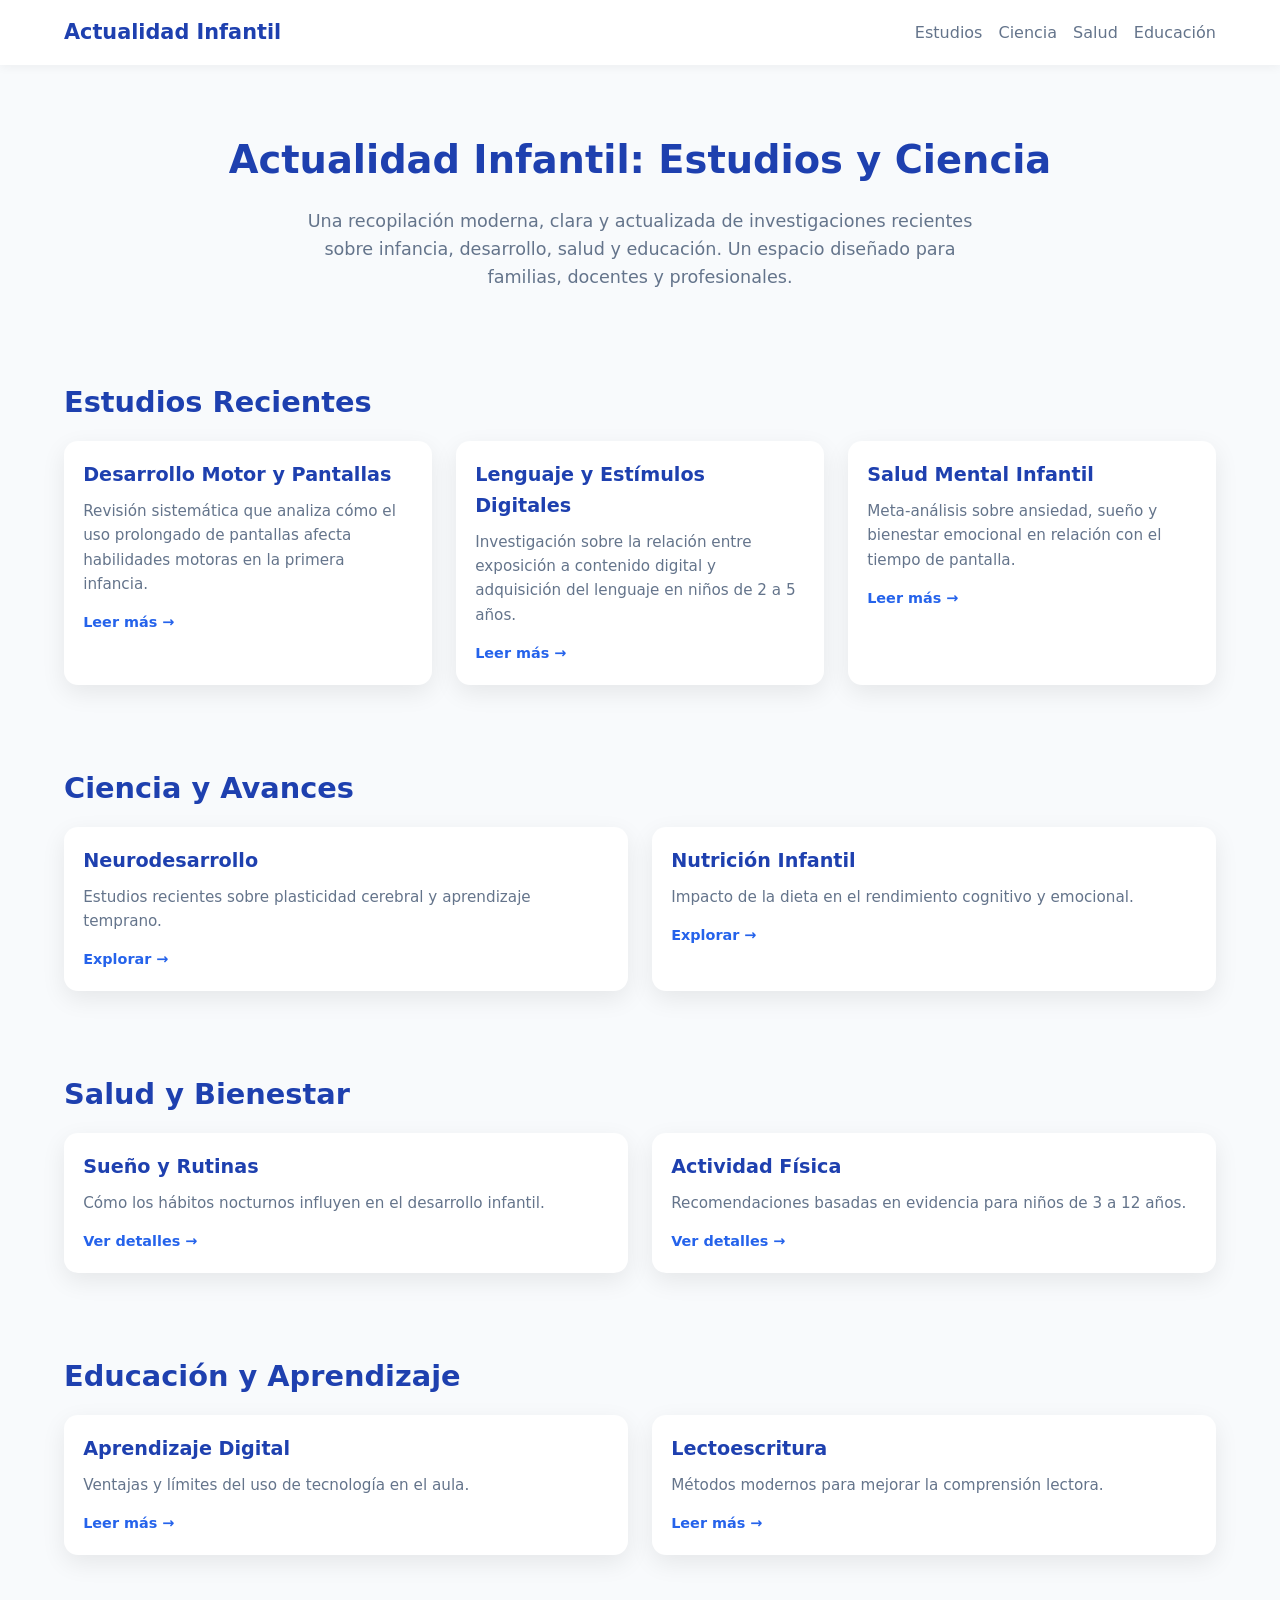
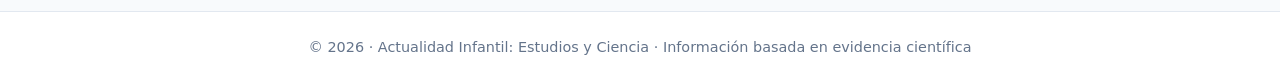
<file: Index.html>
<!DOCTYPE html>
<html lang="es">
<head>
  <meta charset="UTF-8">
  <meta name="viewport" content="width=device-width, initial-scale=1.0">
  <title>Actualidad Infantil: Estudios y Ciencia</title>

  <style>
    :root {
      --primary: #2563eb;
      --primary-dark: #1e40af;
      --bg: #f8fafc;
      --text: #1e293b;
      --muted: #64748b;
      --card-bg: #ffffff;
      --radius: 14px;
      --shadow: 0 8px 25px rgba(0,0,0,0.08);
    }

    * {
      margin: 0;
      padding: 0;
      box-sizing: border-box;
      font-family: "Inter", system-ui, sans-serif;
    }

    body {
      background: var(--bg);
      color: var(--text);
      line-height: 1.6;
    }

    /* NAV */
    nav {
      background: #ffffff;
      box-shadow: 0 2px 10px rgba(0,0,0,0.05);
      position: sticky;
      top: 0;
      z-index: 50;
    }

    .nav-inner {
      max-width: 1200px;
      margin: auto;
      padding: 1rem 1.5rem;
      display: flex;
      justify-content: space-between;
      align-items: center;
    }

    .brand {
      font-size: 1.3rem;
      font-weight: 700;
      color: var(--primary-dark);
    }

    .nav-links {
      display: flex;
      gap: 1rem;
    }

    .nav-links a {
      text-decoration: none;
      color: var(--muted);
      font-weight: 500;
      transition: 0.2s;
    }

    .nav-links a:hover {
      color: var(--primary);
    }

    /* HERO */
    header.hero {
      max-width: 1200px;
      margin: 2.5rem auto;
      padding: 1.5rem;
      text-align: center;
    }

    .hero h1 {
      font-size: 2.4rem;
      font-weight: 800;
      color: var(--primary-dark);
      margin-bottom: 1rem;
    }

    .hero p {
      max-width: 700px;
      margin: auto;
      color: var(--muted);
      font-size: 1.1rem;
    }

    /* GRID */
    .section {
      max-width: 1200px;
      margin: 2rem auto;
      padding: 1.5rem;
    }

    .section h2 {
      font-size: 1.8rem;
      margin-bottom: 1rem;
      color: var(--primary-dark);
    }

    .grid {
      display: grid;
      grid-template-columns: repeat(auto-fit, minmax(260px, 1fr));
      gap: 1.5rem;
    }

    .card {
      background: var(--card-bg);
      padding: 1.2rem;
      border-radius: var(--radius);
      box-shadow: var(--shadow);
      transition: 0.25s ease;
    }

    .card:hover {
      transform: translateY(-4px);
      box-shadow: 0 12px 30px rgba(0,0,0,0.12);
    }

    .card h3 {
      font-size: 1.2rem;
      margin-bottom: 0.5rem;
      color: var(--primary-dark);
    }

    .card p {
      color: var(--muted);
      font-size: 0.95rem;
      margin-bottom: 0.8rem;
    }

    .card a {
      text-decoration: none;
      color: var(--primary);
      font-weight: 600;
      font-size: 0.9rem;
    }

    /* FOOTER */
    footer {
      background: #ffffff;
      padding: 1.5rem;
      margin-top: 2rem;
      text-align: center;
      color: var(--muted);
      font-size: 0.9rem;
      border-top: 1px solid #e2e8f0;
    }
  </style>
</head>

<body>

  <!-- NAV -->
  <nav>
    <div class="nav-inner">
      <div class="brand">Actualidad Infantil</div>
      <div class="nav-links">
        <a href="#estudios">Estudios</a>
        <a href="#ciencia">Ciencia</a>
        <a href="#salud">Salud</a>
        <a href="#educacion">Educación</a>
      </div>
    </div>
  </nav>

  <!-- HERO -->
  <header class="hero">
    <h1>Actualidad Infantil: Estudios y Ciencia</h1>
    <p>
      Una recopilación moderna, clara y actualizada de investigaciones recientes sobre infancia, desarrollo, salud y educación. 
      Un espacio diseñado para familias, docentes y profesionales.
    </p>
  </header>

  <!-- SECCIÓN ESTUDIOS -->
  <section id="estudios" class="section">
    <h2>Estudios Recientes</h2>
    <div class="grid">

      <div class="card">
        <h3>Desarrollo Motor y Pantallas</h3>
        <p>Revisión sistemática que analiza cómo el uso prolongado de pantallas afecta habilidades motoras en la primera infancia.</p>
        <a href="#">Leer más →</a>
      </div>

      <div class="card">
        <h3>Lenguaje y Estímulos Digitales</h3>
        <p>Investigación sobre la relación entre exposición a contenido digital y adquisición del lenguaje en niños de 2 a 5 años.</p>
        <a href="#">Leer más →</a>
      </div>

      <div class="card">
        <h3>Salud Mental Infantil</h3>
        <p>Meta‑análisis sobre ansiedad, sueño y bienestar emocional en relación con el tiempo de pantalla.</p>
        <a href="#">Leer más →</a>
      </div>

    </div>
  </section>

  <!-- SECCIÓN CIENCIA -->
  <section id="ciencia" class="section">
    <h2>Ciencia y Avances</h2>
    <div class="grid">

      <div class="card">
        <h3>Neurodesarrollo</h3>
        <p>Estudios recientes sobre plasticidad cerebral y aprendizaje temprano.</p>
        <a href="#">Explorar →</a>
      </div>

      <div class="card">
        <h3>Nutrición Infantil</h3>
        <p>Impacto de la dieta en el rendimiento cognitivo y emocional.</p>
        <a href="#">Explorar →</a>
      </div>

    </div>
  </section>

  <!-- SECCIÓN SALUD -->
  <section id="salud" class="section">
    <h2>Salud y Bienestar</h2>
    <div class="grid">

      <div class="card">
        <h3>Sueño y Rutinas</h3>
        <p>Cómo los hábitos nocturnos influyen en el desarrollo infantil.</p>
        <a href="#">Ver detalles →</a>
      </div>

      <div class="card">
        <h3>Actividad Física</h3>
        <p>Recomendaciones basadas en evidencia para niños de 3 a 12 años.</p>
        <a href="#">Ver detalles →</a>
      </div>

    </div>
  </section>

  <!-- SECCIÓN EDUCACIÓN -->
  <section id="educacion" class="section">
    <h2>Educación y Aprendizaje</h2>
    <div class="grid">

      <div class="card">
        <h3>Aprendizaje Digital</h3>
        <p>Ventajas y límites del uso de tecnología en el aula.</p>
        <a href="#">Leer más →</a>
      </div>

      <div class="card">
        <h3>Lectoescritura</h3>
        <p>Métodos modernos para mejorar la comprensión lectora.</p>
        <a href="#">Leer más →</a>
      </div>

    </div>
  </section>

  <!-- FOOTER -->
  <footer>
    © 2026 · Actualidad Infantil: Estudios y Ciencia · Información basada en evidencia científica
  </footer>

</body>
</html>
</file>
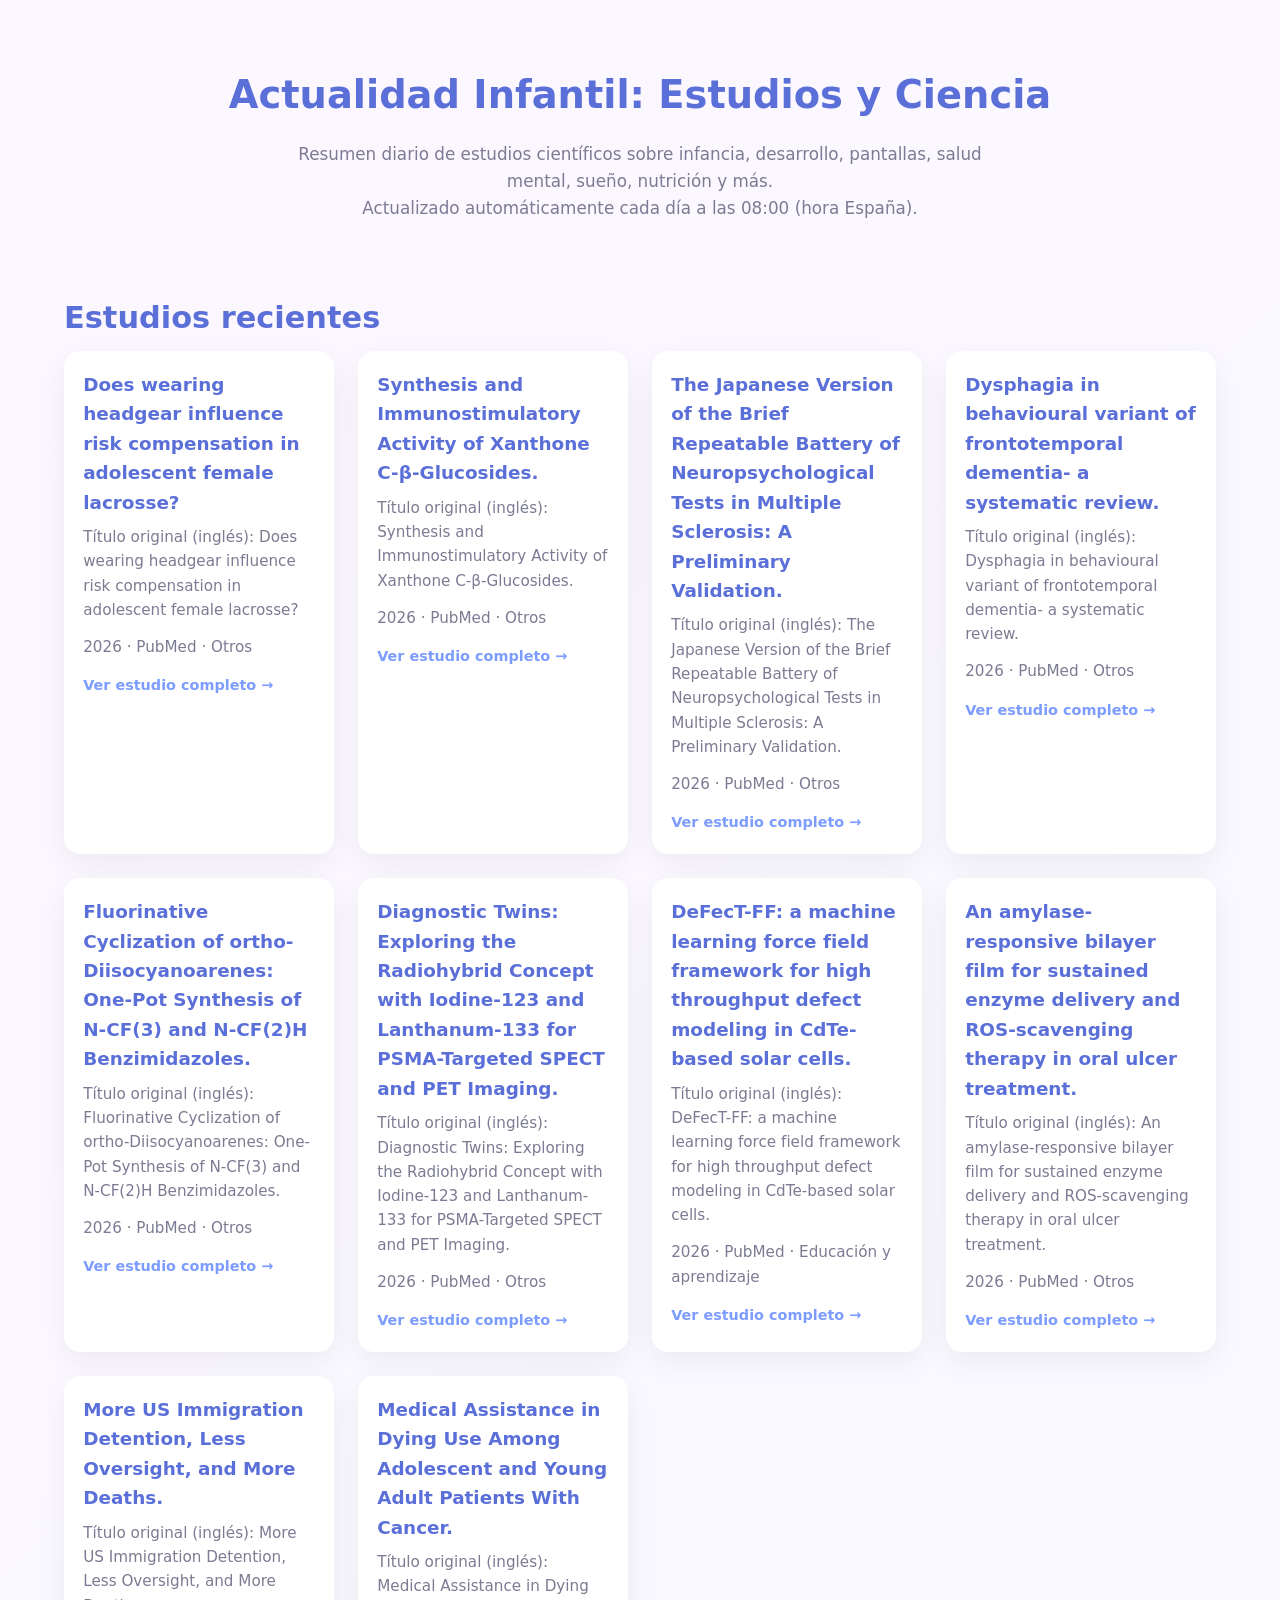
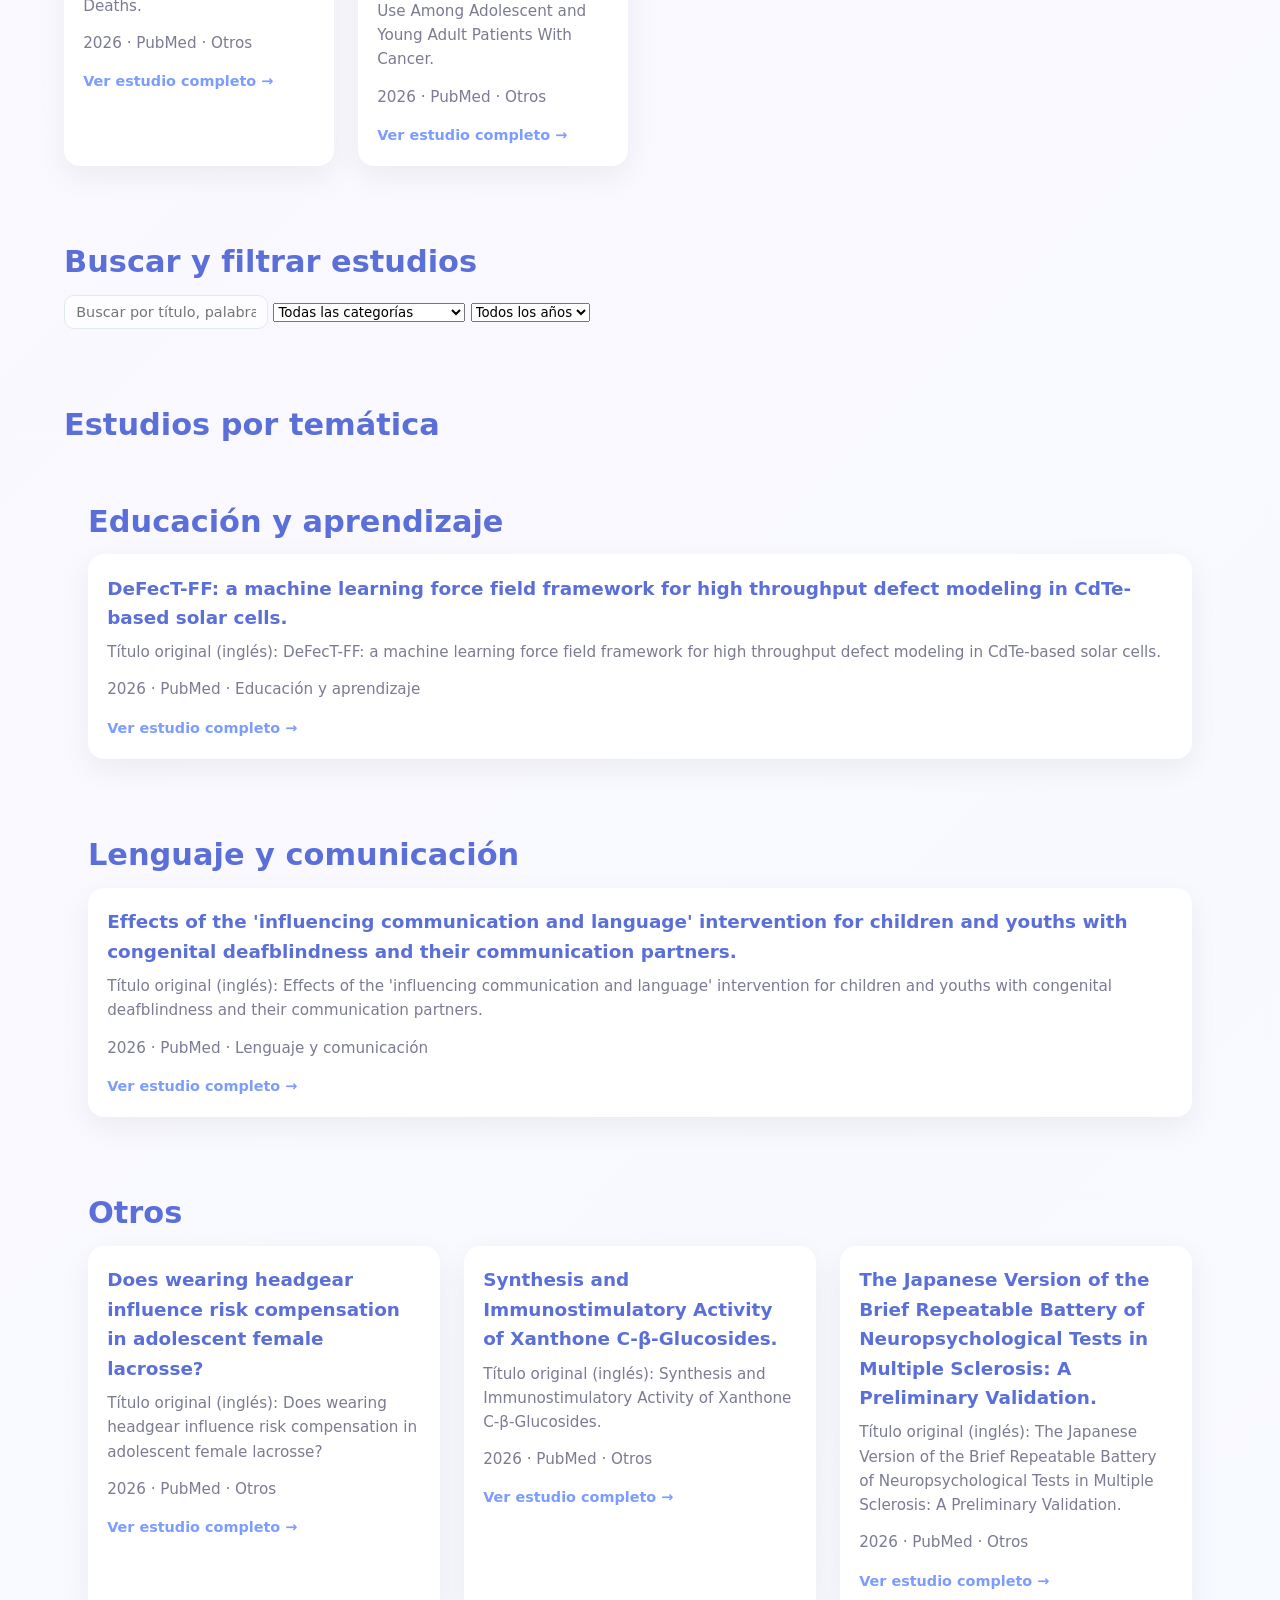
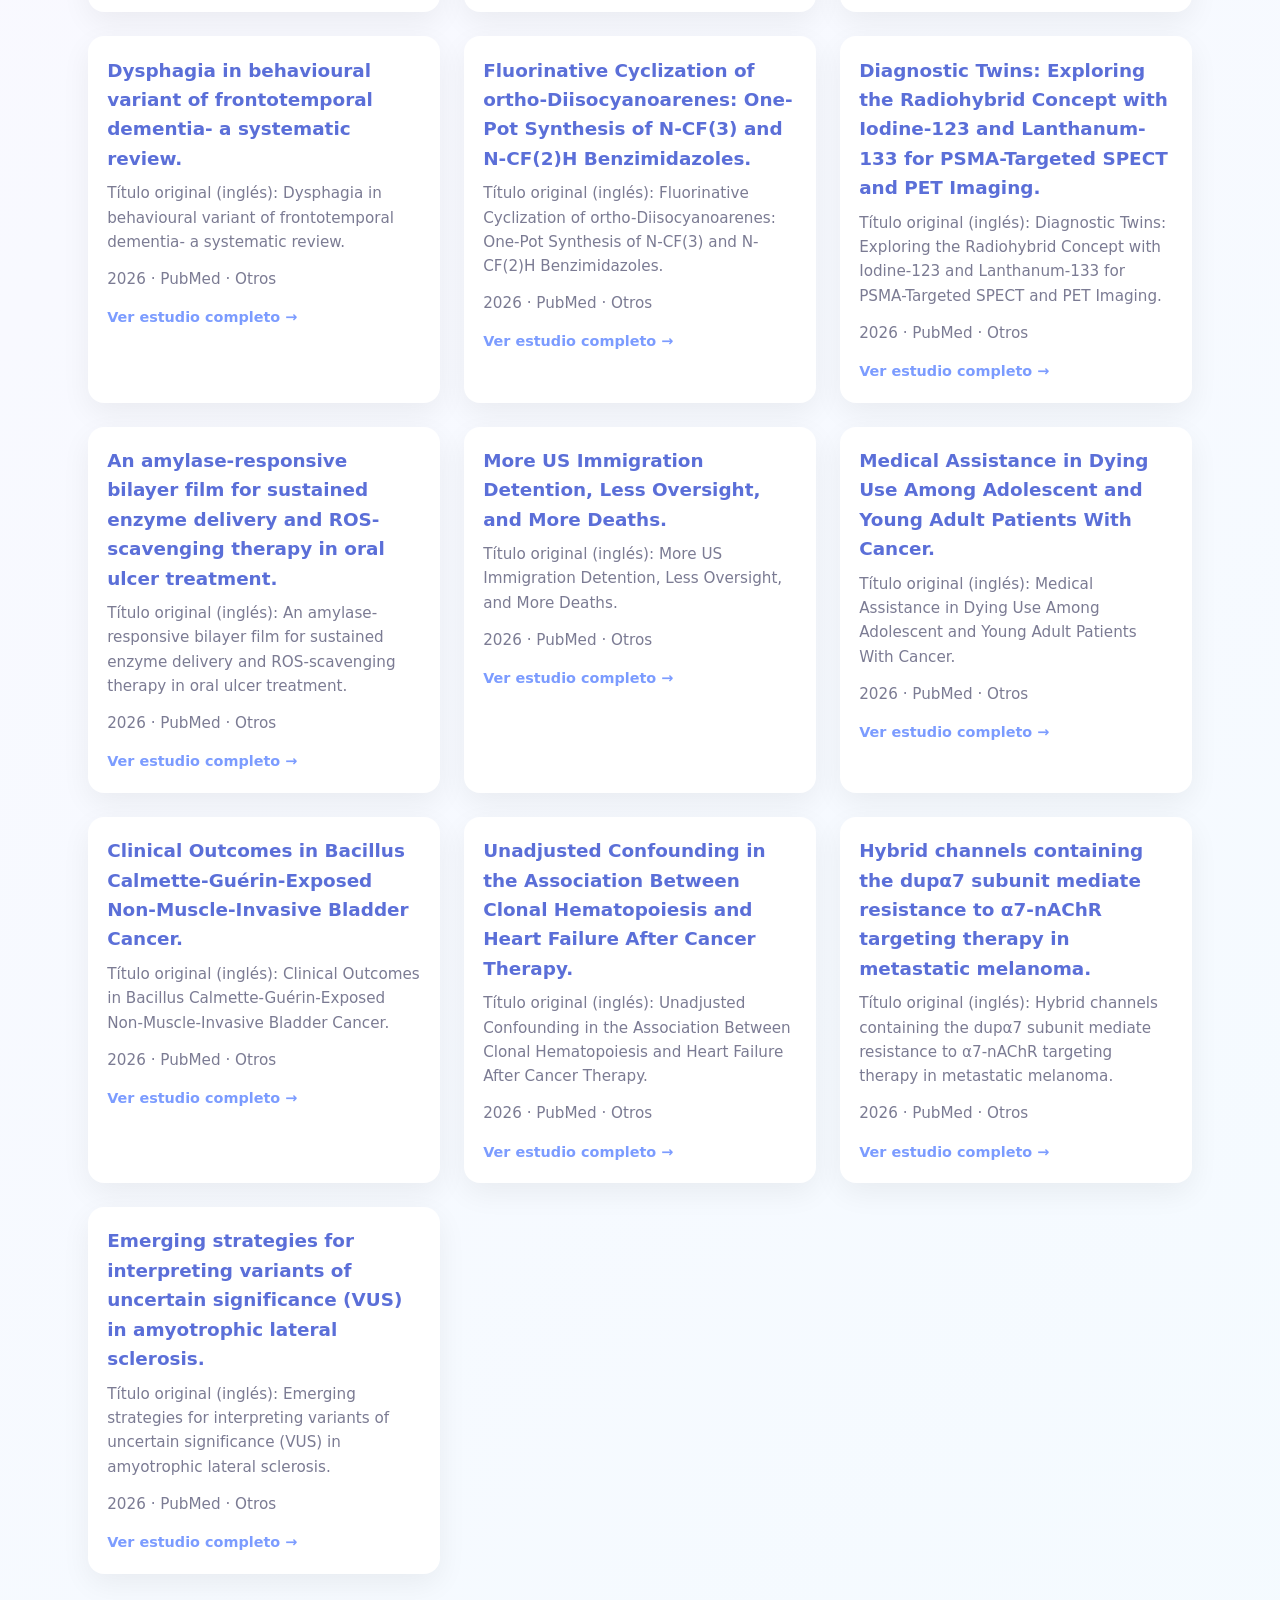
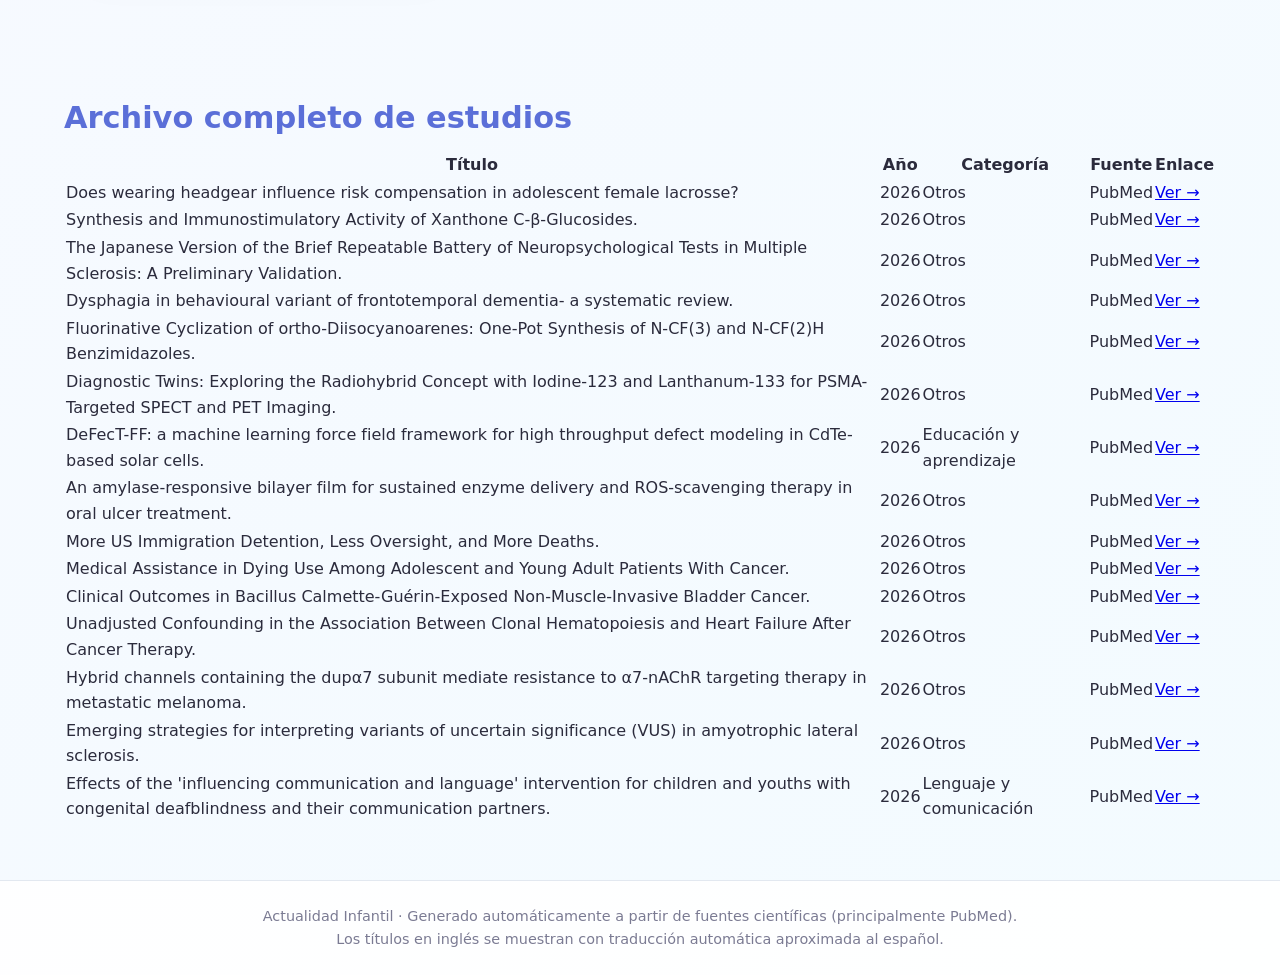
<file: index.html>
<!DOCTYPE html>
<html lang="es">
<head>
  <meta charset="UTF-8" />
  <title>Actualidad Infantil: Estudios y Ciencia</title>
  <meta name="viewport" content="width=device-width, initial-scale=1" />
  <link rel="stylesheet" href="style.css" />
</head>
<body>
  <header class="hero">
    <div class="hero-content">
      <h1>Actualidad Infantil: Estudios y Ciencia</h1>
      <p>Resumen diario de estudios científicos sobre infancia, desarrollo, pantallas, salud mental, sueño, nutrición y más.</p>
      <p class="hero-note">Actualizado automáticamente cada día a las 08:00 (hora España).</p>
    </div>
  </header>

  <main>
    <section class="section">
      <h2>Estudios recientes</h2>
      <div class="grid">
        
          <article class="card study-card"
                   data-category="Otros"
                   data-year="2026"
                   data-title="does wearing headgear influence risk compensation in adolescent female lacrosse?">
            <h3>Does wearing headgear influence risk compensation in adolescent female lacrosse?</h3>
            <p class="original-title">Título original (inglés): Does wearing headgear influence risk compensation in adolescent female lacrosse?</p>
            <p class="meta">
              <span>2026</span> · <span>PubMed</span> · <span>Otros</span>
            </p>
            <a href="https://pubmed.ncbi.nlm.nih.gov/41989828/" target="_blank" rel="noopener">Ver estudio completo →</a>
          </article>
        
          <article class="card study-card"
                   data-category="Otros"
                   data-year="2026"
                   data-title="synthesis and immunostimulatory activity of xanthone c-β-glucosides.">
            <h3>Synthesis and Immunostimulatory Activity of Xanthone C-β-Glucosides.</h3>
            <p class="original-title">Título original (inglés): Synthesis and Immunostimulatory Activity of Xanthone C-β-Glucosides.</p>
            <p class="meta">
              <span>2026</span> · <span>PubMed</span> · <span>Otros</span>
            </p>
            <a href="https://pubmed.ncbi.nlm.nih.gov/41989825/" target="_blank" rel="noopener">Ver estudio completo →</a>
          </article>
        
          <article class="card study-card"
                   data-category="Otros"
                   data-year="2026"
                   data-title="the japanese version of the brief repeatable battery of neuropsychological tests in multiple sclerosis: a preliminary validation.">
            <h3>The Japanese Version of the Brief Repeatable Battery of Neuropsychological Tests in Multiple Sclerosis: A Preliminary Validation.</h3>
            <p class="original-title">Título original (inglés): The Japanese Version of the Brief Repeatable Battery of Neuropsychological Tests in Multiple Sclerosis: A Preliminary Validation.</p>
            <p class="meta">
              <span>2026</span> · <span>PubMed</span> · <span>Otros</span>
            </p>
            <a href="https://pubmed.ncbi.nlm.nih.gov/41989823/" target="_blank" rel="noopener">Ver estudio completo →</a>
          </article>
        
          <article class="card study-card"
                   data-category="Otros"
                   data-year="2026"
                   data-title="dysphagia in behavioural variant of frontotemporal dementia- a systematic review.">
            <h3>Dysphagia in behavioural variant of frontotemporal dementia- a systematic review.</h3>
            <p class="original-title">Título original (inglés): Dysphagia in behavioural variant of frontotemporal dementia- a systematic review.</p>
            <p class="meta">
              <span>2026</span> · <span>PubMed</span> · <span>Otros</span>
            </p>
            <a href="https://pubmed.ncbi.nlm.nih.gov/41989822/" target="_blank" rel="noopener">Ver estudio completo →</a>
          </article>
        
          <article class="card study-card"
                   data-category="Otros"
                   data-year="2026"
                   data-title="fluorinative cyclization of ortho-diisocyanoarenes: one-pot synthesis of n-cf(3) and n-cf(2)h benzimidazoles.">
            <h3>Fluorinative Cyclization of ortho-Diisocyanoarenes: One-Pot Synthesis of N-CF(3) and N-CF(2)H Benzimidazoles.</h3>
            <p class="original-title">Título original (inglés): Fluorinative Cyclization of ortho-Diisocyanoarenes: One-Pot Synthesis of N-CF(3) and N-CF(2)H Benzimidazoles.</p>
            <p class="meta">
              <span>2026</span> · <span>PubMed</span> · <span>Otros</span>
            </p>
            <a href="https://pubmed.ncbi.nlm.nih.gov/41989821/" target="_blank" rel="noopener">Ver estudio completo →</a>
          </article>
        
          <article class="card study-card"
                   data-category="Otros"
                   data-year="2026"
                   data-title="diagnostic twins: exploring the radiohybrid concept with iodine-123 and lanthanum-133 for psma-targeted spect and pet imaging.">
            <h3>Diagnostic Twins: Exploring the Radiohybrid Concept with Iodine-123 and Lanthanum-133 for PSMA-Targeted SPECT and PET Imaging.</h3>
            <p class="original-title">Título original (inglés): Diagnostic Twins: Exploring the Radiohybrid Concept with Iodine-123 and Lanthanum-133 for PSMA-Targeted SPECT and PET Imaging.</p>
            <p class="meta">
              <span>2026</span> · <span>PubMed</span> · <span>Otros</span>
            </p>
            <a href="https://pubmed.ncbi.nlm.nih.gov/41989820/" target="_blank" rel="noopener">Ver estudio completo →</a>
          </article>
        
          <article class="card study-card"
                   data-category="Educación y aprendizaje"
                   data-year="2026"
                   data-title="defect-ff: a machine learning force field framework for high throughput defect modeling in cdte-based solar cells.">
            <h3>DeFecT-FF: a machine learning force field framework for high throughput defect modeling in CdTe-based solar cells.</h3>
            <p class="original-title">Título original (inglés): DeFecT-FF: a machine learning force field framework for high throughput defect modeling in CdTe-based solar cells.</p>
            <p class="meta">
              <span>2026</span> · <span>PubMed</span> · <span>Educación y aprendizaje</span>
            </p>
            <a href="https://pubmed.ncbi.nlm.nih.gov/41989819/" target="_blank" rel="noopener">Ver estudio completo →</a>
          </article>
        
          <article class="card study-card"
                   data-category="Otros"
                   data-year="2026"
                   data-title="an amylase-responsive bilayer film for sustained enzyme delivery and ros-scavenging therapy in oral ulcer treatment.">
            <h3>An amylase-responsive bilayer film for sustained enzyme delivery and ROS-scavenging therapy in oral ulcer treatment.</h3>
            <p class="original-title">Título original (inglés): An amylase-responsive bilayer film for sustained enzyme delivery and ROS-scavenging therapy in oral ulcer treatment.</p>
            <p class="meta">
              <span>2026</span> · <span>PubMed</span> · <span>Otros</span>
            </p>
            <a href="https://pubmed.ncbi.nlm.nih.gov/41989817/" target="_blank" rel="noopener">Ver estudio completo →</a>
          </article>
        
          <article class="card study-card"
                   data-category="Otros"
                   data-year="2026"
                   data-title="more us immigration detention, less oversight, and more deaths.">
            <h3>More US Immigration Detention, Less Oversight, and More Deaths.</h3>
            <p class="original-title">Título original (inglés): More US Immigration Detention, Less Oversight, and More Deaths.</p>
            <p class="meta">
              <span>2026</span> · <span>PubMed</span> · <span>Otros</span>
            </p>
            <a href="https://pubmed.ncbi.nlm.nih.gov/41989793/" target="_blank" rel="noopener">Ver estudio completo →</a>
          </article>
        
          <article class="card study-card"
                   data-category="Otros"
                   data-year="2026"
                   data-title="medical assistance in dying use among adolescent and young adult patients with cancer.">
            <h3>Medical Assistance in Dying Use Among Adolescent and Young Adult Patients With Cancer.</h3>
            <p class="original-title">Título original (inglés): Medical Assistance in Dying Use Among Adolescent and Young Adult Patients With Cancer.</p>
            <p class="meta">
              <span>2026</span> · <span>PubMed</span> · <span>Otros</span>
            </p>
            <a href="https://pubmed.ncbi.nlm.nih.gov/41989791/" target="_blank" rel="noopener">Ver estudio completo →</a>
          </article>
        
      </div>
    </section>

    <section class="section section-filters">
      <h2>Buscar y filtrar estudios</h2>
      <div class="filters">
        <input type="text" id="search-input" placeholder="Buscar por título, palabra clave..." />
        <select id="filter-category">
          <option value="">Todas las categorías</option>
          <option value="Educación y aprendizaje">Educación y aprendizaje</option><option value="Lenguaje y comunicación">Lenguaje y comunicación</option><option value="Otros">Otros</option>
        </select>
        <select id="filter-year">
          <option value="">Todos los años</option>
          <option value="2026">2026</option>
        </select>
      </div>
    </section>

    <section class="section">
      <h2>Estudios por temática</h2>
      
      <section class="section">
        <h2>Educación y aprendizaje</h2>
        <div class="grid">
          
        <article class="card study-card"
                 data-category="Educación y aprendizaje"
                 data-year="2026"
                 data-title="defect-ff: a machine learning force field framework for high throughput defect modeling in cdte-based solar cells.">
          <h3>DeFecT-FF: a machine learning force field framework for high throughput defect modeling in CdTe-based solar cells.</h3>
          <p class="original-title">Título original (inglés): DeFecT-FF: a machine learning force field framework for high throughput defect modeling in CdTe-based solar cells.</p>
          <p class="meta">
            <span>2026</span> · <span>PubMed</span> · <span>Educación y aprendizaje</span>
          </p>
          <a href="https://pubmed.ncbi.nlm.nih.gov/41989819/" target="_blank" rel="noopener">Ver estudio completo →</a>
        </article>
      
        </div>
      </section>
    
      <section class="section">
        <h2>Lenguaje y comunicación</h2>
        <div class="grid">
          
        <article class="card study-card"
                 data-category="Lenguaje y comunicación"
                 data-year="2026"
                 data-title="effects of the 'influencing communication and language' intervention for children and youths with congenital deafblindness and their communication partners.">
          <h3>Effects of the 'influencing communication and language' intervention for children and youths with congenital deafblindness and their communication partners.</h3>
          <p class="original-title">Título original (inglés): Effects of the 'influencing communication and language' intervention for children and youths with congenital deafblindness and their communication partners.</p>
          <p class="meta">
            <span>2026</span> · <span>PubMed</span> · <span>Lenguaje y comunicación</span>
          </p>
          <a href="https://pubmed.ncbi.nlm.nih.gov/41989753/" target="_blank" rel="noopener">Ver estudio completo →</a>
        </article>
      
        </div>
      </section>
    
      <section class="section">
        <h2>Otros</h2>
        <div class="grid">
          
        <article class="card study-card"
                 data-category="Otros"
                 data-year="2026"
                 data-title="does wearing headgear influence risk compensation in adolescent female lacrosse?">
          <h3>Does wearing headgear influence risk compensation in adolescent female lacrosse?</h3>
          <p class="original-title">Título original (inglés): Does wearing headgear influence risk compensation in adolescent female lacrosse?</p>
          <p class="meta">
            <span>2026</span> · <span>PubMed</span> · <span>Otros</span>
          </p>
          <a href="https://pubmed.ncbi.nlm.nih.gov/41989828/" target="_blank" rel="noopener">Ver estudio completo →</a>
        </article>
      
        <article class="card study-card"
                 data-category="Otros"
                 data-year="2026"
                 data-title="synthesis and immunostimulatory activity of xanthone c-β-glucosides.">
          <h3>Synthesis and Immunostimulatory Activity of Xanthone C-β-Glucosides.</h3>
          <p class="original-title">Título original (inglés): Synthesis and Immunostimulatory Activity of Xanthone C-β-Glucosides.</p>
          <p class="meta">
            <span>2026</span> · <span>PubMed</span> · <span>Otros</span>
          </p>
          <a href="https://pubmed.ncbi.nlm.nih.gov/41989825/" target="_blank" rel="noopener">Ver estudio completo →</a>
        </article>
      
        <article class="card study-card"
                 data-category="Otros"
                 data-year="2026"
                 data-title="the japanese version of the brief repeatable battery of neuropsychological tests in multiple sclerosis: a preliminary validation.">
          <h3>The Japanese Version of the Brief Repeatable Battery of Neuropsychological Tests in Multiple Sclerosis: A Preliminary Validation.</h3>
          <p class="original-title">Título original (inglés): The Japanese Version of the Brief Repeatable Battery of Neuropsychological Tests in Multiple Sclerosis: A Preliminary Validation.</p>
          <p class="meta">
            <span>2026</span> · <span>PubMed</span> · <span>Otros</span>
          </p>
          <a href="https://pubmed.ncbi.nlm.nih.gov/41989823/" target="_blank" rel="noopener">Ver estudio completo →</a>
        </article>
      
        <article class="card study-card"
                 data-category="Otros"
                 data-year="2026"
                 data-title="dysphagia in behavioural variant of frontotemporal dementia- a systematic review.">
          <h3>Dysphagia in behavioural variant of frontotemporal dementia- a systematic review.</h3>
          <p class="original-title">Título original (inglés): Dysphagia in behavioural variant of frontotemporal dementia- a systematic review.</p>
          <p class="meta">
            <span>2026</span> · <span>PubMed</span> · <span>Otros</span>
          </p>
          <a href="https://pubmed.ncbi.nlm.nih.gov/41989822/" target="_blank" rel="noopener">Ver estudio completo →</a>
        </article>
      
        <article class="card study-card"
                 data-category="Otros"
                 data-year="2026"
                 data-title="fluorinative cyclization of ortho-diisocyanoarenes: one-pot synthesis of n-cf(3) and n-cf(2)h benzimidazoles.">
          <h3>Fluorinative Cyclization of ortho-Diisocyanoarenes: One-Pot Synthesis of N-CF(3) and N-CF(2)H Benzimidazoles.</h3>
          <p class="original-title">Título original (inglés): Fluorinative Cyclization of ortho-Diisocyanoarenes: One-Pot Synthesis of N-CF(3) and N-CF(2)H Benzimidazoles.</p>
          <p class="meta">
            <span>2026</span> · <span>PubMed</span> · <span>Otros</span>
          </p>
          <a href="https://pubmed.ncbi.nlm.nih.gov/41989821/" target="_blank" rel="noopener">Ver estudio completo →</a>
        </article>
      
        <article class="card study-card"
                 data-category="Otros"
                 data-year="2026"
                 data-title="diagnostic twins: exploring the radiohybrid concept with iodine-123 and lanthanum-133 for psma-targeted spect and pet imaging.">
          <h3>Diagnostic Twins: Exploring the Radiohybrid Concept with Iodine-123 and Lanthanum-133 for PSMA-Targeted SPECT and PET Imaging.</h3>
          <p class="original-title">Título original (inglés): Diagnostic Twins: Exploring the Radiohybrid Concept with Iodine-123 and Lanthanum-133 for PSMA-Targeted SPECT and PET Imaging.</p>
          <p class="meta">
            <span>2026</span> · <span>PubMed</span> · <span>Otros</span>
          </p>
          <a href="https://pubmed.ncbi.nlm.nih.gov/41989820/" target="_blank" rel="noopener">Ver estudio completo →</a>
        </article>
      
        <article class="card study-card"
                 data-category="Otros"
                 data-year="2026"
                 data-title="an amylase-responsive bilayer film for sustained enzyme delivery and ros-scavenging therapy in oral ulcer treatment.">
          <h3>An amylase-responsive bilayer film for sustained enzyme delivery and ROS-scavenging therapy in oral ulcer treatment.</h3>
          <p class="original-title">Título original (inglés): An amylase-responsive bilayer film for sustained enzyme delivery and ROS-scavenging therapy in oral ulcer treatment.</p>
          <p class="meta">
            <span>2026</span> · <span>PubMed</span> · <span>Otros</span>
          </p>
          <a href="https://pubmed.ncbi.nlm.nih.gov/41989817/" target="_blank" rel="noopener">Ver estudio completo →</a>
        </article>
      
        <article class="card study-card"
                 data-category="Otros"
                 data-year="2026"
                 data-title="more us immigration detention, less oversight, and more deaths.">
          <h3>More US Immigration Detention, Less Oversight, and More Deaths.</h3>
          <p class="original-title">Título original (inglés): More US Immigration Detention, Less Oversight, and More Deaths.</p>
          <p class="meta">
            <span>2026</span> · <span>PubMed</span> · <span>Otros</span>
          </p>
          <a href="https://pubmed.ncbi.nlm.nih.gov/41989793/" target="_blank" rel="noopener">Ver estudio completo →</a>
        </article>
      
        <article class="card study-card"
                 data-category="Otros"
                 data-year="2026"
                 data-title="medical assistance in dying use among adolescent and young adult patients with cancer.">
          <h3>Medical Assistance in Dying Use Among Adolescent and Young Adult Patients With Cancer.</h3>
          <p class="original-title">Título original (inglés): Medical Assistance in Dying Use Among Adolescent and Young Adult Patients With Cancer.</p>
          <p class="meta">
            <span>2026</span> · <span>PubMed</span> · <span>Otros</span>
          </p>
          <a href="https://pubmed.ncbi.nlm.nih.gov/41989791/" target="_blank" rel="noopener">Ver estudio completo →</a>
        </article>
      
        <article class="card study-card"
                 data-category="Otros"
                 data-year="2026"
                 data-title="clinical outcomes in bacillus calmette-guérin-exposed non-muscle-invasive bladder cancer.">
          <h3>Clinical Outcomes in Bacillus Calmette-Guérin-Exposed Non-Muscle-Invasive Bladder Cancer.</h3>
          <p class="original-title">Título original (inglés): Clinical Outcomes in Bacillus Calmette-Guérin-Exposed Non-Muscle-Invasive Bladder Cancer.</p>
          <p class="meta">
            <span>2026</span> · <span>PubMed</span> · <span>Otros</span>
          </p>
          <a href="https://pubmed.ncbi.nlm.nih.gov/41989781/" target="_blank" rel="noopener">Ver estudio completo →</a>
        </article>
      
        <article class="card study-card"
                 data-category="Otros"
                 data-year="2026"
                 data-title="unadjusted confounding in the association between clonal hematopoiesis and heart failure after cancer therapy.">
          <h3>Unadjusted Confounding in the Association Between Clonal Hematopoiesis and Heart Failure After Cancer Therapy.</h3>
          <p class="original-title">Título original (inglés): Unadjusted Confounding in the Association Between Clonal Hematopoiesis and Heart Failure After Cancer Therapy.</p>
          <p class="meta">
            <span>2026</span> · <span>PubMed</span> · <span>Otros</span>
          </p>
          <a href="https://pubmed.ncbi.nlm.nih.gov/41989768/" target="_blank" rel="noopener">Ver estudio completo →</a>
        </article>
      
        <article class="card study-card"
                 data-category="Otros"
                 data-year="2026"
                 data-title="hybrid channels containing the dupα7 subunit mediate resistance to α7-nachr targeting therapy in metastatic melanoma.">
          <h3>Hybrid channels containing the dupα7 subunit mediate resistance to α7-nAChR targeting therapy in metastatic melanoma.</h3>
          <p class="original-title">Título original (inglés): Hybrid channels containing the dupα7 subunit mediate resistance to α7-nAChR targeting therapy in metastatic melanoma.</p>
          <p class="meta">
            <span>2026</span> · <span>PubMed</span> · <span>Otros</span>
          </p>
          <a href="https://pubmed.ncbi.nlm.nih.gov/41989766/" target="_blank" rel="noopener">Ver estudio completo →</a>
        </article>
      
        <article class="card study-card"
                 data-category="Otros"
                 data-year="2026"
                 data-title="emerging strategies for interpreting variants of uncertain significance (vus) in amyotrophic lateral sclerosis.">
          <h3>Emerging strategies for interpreting variants of uncertain significance (VUS) in amyotrophic lateral sclerosis.</h3>
          <p class="original-title">Título original (inglés): Emerging strategies for interpreting variants of uncertain significance (VUS) in amyotrophic lateral sclerosis.</p>
          <p class="meta">
            <span>2026</span> · <span>PubMed</span> · <span>Otros</span>
          </p>
          <a href="https://pubmed.ncbi.nlm.nih.gov/41989758/" target="_blank" rel="noopener">Ver estudio completo →</a>
        </article>
      
        </div>
      </section>
    
    </section>

    <section class="section">
      <h2>Archivo completo de estudios</h2>
      <div class="table-wrapper">
        <table id="archive-table">
          <thead>
            <tr>
              <th>Título</th>
              <th>Año</th>
              <th>Categoría</th>
              <th>Fuente</th>
              <th>Enlace</th>
            </tr>
          </thead>
          <tbody>
            
      <tr data-category="Otros"
          data-year="2026"
          data-title="does wearing headgear influence risk compensation in adolescent female lacrosse?">
        <td>Does wearing headgear influence risk compensation in adolescent female lacrosse?</td>
        <td>2026</td>
        <td>Otros</td>
        <td>PubMed</td>
        <td><a href="https://pubmed.ncbi.nlm.nih.gov/41989828/" target="_blank" rel="noopener">Ver →</a></td>
      </tr>
    
      <tr data-category="Otros"
          data-year="2026"
          data-title="synthesis and immunostimulatory activity of xanthone c-β-glucosides.">
        <td>Synthesis and Immunostimulatory Activity of Xanthone C-β-Glucosides.</td>
        <td>2026</td>
        <td>Otros</td>
        <td>PubMed</td>
        <td><a href="https://pubmed.ncbi.nlm.nih.gov/41989825/" target="_blank" rel="noopener">Ver →</a></td>
      </tr>
    
      <tr data-category="Otros"
          data-year="2026"
          data-title="the japanese version of the brief repeatable battery of neuropsychological tests in multiple sclerosis: a preliminary validation.">
        <td>The Japanese Version of the Brief Repeatable Battery of Neuropsychological Tests in Multiple Sclerosis: A Preliminary Validation.</td>
        <td>2026</td>
        <td>Otros</td>
        <td>PubMed</td>
        <td><a href="https://pubmed.ncbi.nlm.nih.gov/41989823/" target="_blank" rel="noopener">Ver →</a></td>
      </tr>
    
      <tr data-category="Otros"
          data-year="2026"
          data-title="dysphagia in behavioural variant of frontotemporal dementia- a systematic review.">
        <td>Dysphagia in behavioural variant of frontotemporal dementia- a systematic review.</td>
        <td>2026</td>
        <td>Otros</td>
        <td>PubMed</td>
        <td><a href="https://pubmed.ncbi.nlm.nih.gov/41989822/" target="_blank" rel="noopener">Ver →</a></td>
      </tr>
    
      <tr data-category="Otros"
          data-year="2026"
          data-title="fluorinative cyclization of ortho-diisocyanoarenes: one-pot synthesis of n-cf(3) and n-cf(2)h benzimidazoles.">
        <td>Fluorinative Cyclization of ortho-Diisocyanoarenes: One-Pot Synthesis of N-CF(3) and N-CF(2)H Benzimidazoles.</td>
        <td>2026</td>
        <td>Otros</td>
        <td>PubMed</td>
        <td><a href="https://pubmed.ncbi.nlm.nih.gov/41989821/" target="_blank" rel="noopener">Ver →</a></td>
      </tr>
    
      <tr data-category="Otros"
          data-year="2026"
          data-title="diagnostic twins: exploring the radiohybrid concept with iodine-123 and lanthanum-133 for psma-targeted spect and pet imaging.">
        <td>Diagnostic Twins: Exploring the Radiohybrid Concept with Iodine-123 and Lanthanum-133 for PSMA-Targeted SPECT and PET Imaging.</td>
        <td>2026</td>
        <td>Otros</td>
        <td>PubMed</td>
        <td><a href="https://pubmed.ncbi.nlm.nih.gov/41989820/" target="_blank" rel="noopener">Ver →</a></td>
      </tr>
    
      <tr data-category="Educación y aprendizaje"
          data-year="2026"
          data-title="defect-ff: a machine learning force field framework for high throughput defect modeling in cdte-based solar cells.">
        <td>DeFecT-FF: a machine learning force field framework for high throughput defect modeling in CdTe-based solar cells.</td>
        <td>2026</td>
        <td>Educación y aprendizaje</td>
        <td>PubMed</td>
        <td><a href="https://pubmed.ncbi.nlm.nih.gov/41989819/" target="_blank" rel="noopener">Ver →</a></td>
      </tr>
    
      <tr data-category="Otros"
          data-year="2026"
          data-title="an amylase-responsive bilayer film for sustained enzyme delivery and ros-scavenging therapy in oral ulcer treatment.">
        <td>An amylase-responsive bilayer film for sustained enzyme delivery and ROS-scavenging therapy in oral ulcer treatment.</td>
        <td>2026</td>
        <td>Otros</td>
        <td>PubMed</td>
        <td><a href="https://pubmed.ncbi.nlm.nih.gov/41989817/" target="_blank" rel="noopener">Ver →</a></td>
      </tr>
    
      <tr data-category="Otros"
          data-year="2026"
          data-title="more us immigration detention, less oversight, and more deaths.">
        <td>More US Immigration Detention, Less Oversight, and More Deaths.</td>
        <td>2026</td>
        <td>Otros</td>
        <td>PubMed</td>
        <td><a href="https://pubmed.ncbi.nlm.nih.gov/41989793/" target="_blank" rel="noopener">Ver →</a></td>
      </tr>
    
      <tr data-category="Otros"
          data-year="2026"
          data-title="medical assistance in dying use among adolescent and young adult patients with cancer.">
        <td>Medical Assistance in Dying Use Among Adolescent and Young Adult Patients With Cancer.</td>
        <td>2026</td>
        <td>Otros</td>
        <td>PubMed</td>
        <td><a href="https://pubmed.ncbi.nlm.nih.gov/41989791/" target="_blank" rel="noopener">Ver →</a></td>
      </tr>
    
      <tr data-category="Otros"
          data-year="2026"
          data-title="clinical outcomes in bacillus calmette-guérin-exposed non-muscle-invasive bladder cancer.">
        <td>Clinical Outcomes in Bacillus Calmette-Guérin-Exposed Non-Muscle-Invasive Bladder Cancer.</td>
        <td>2026</td>
        <td>Otros</td>
        <td>PubMed</td>
        <td><a href="https://pubmed.ncbi.nlm.nih.gov/41989781/" target="_blank" rel="noopener">Ver →</a></td>
      </tr>
    
      <tr data-category="Otros"
          data-year="2026"
          data-title="unadjusted confounding in the association between clonal hematopoiesis and heart failure after cancer therapy.">
        <td>Unadjusted Confounding in the Association Between Clonal Hematopoiesis and Heart Failure After Cancer Therapy.</td>
        <td>2026</td>
        <td>Otros</td>
        <td>PubMed</td>
        <td><a href="https://pubmed.ncbi.nlm.nih.gov/41989768/" target="_blank" rel="noopener">Ver →</a></td>
      </tr>
    
      <tr data-category="Otros"
          data-year="2026"
          data-title="hybrid channels containing the dupα7 subunit mediate resistance to α7-nachr targeting therapy in metastatic melanoma.">
        <td>Hybrid channels containing the dupα7 subunit mediate resistance to α7-nAChR targeting therapy in metastatic melanoma.</td>
        <td>2026</td>
        <td>Otros</td>
        <td>PubMed</td>
        <td><a href="https://pubmed.ncbi.nlm.nih.gov/41989766/" target="_blank" rel="noopener">Ver →</a></td>
      </tr>
    
      <tr data-category="Otros"
          data-year="2026"
          data-title="emerging strategies for interpreting variants of uncertain significance (vus) in amyotrophic lateral sclerosis.">
        <td>Emerging strategies for interpreting variants of uncertain significance (VUS) in amyotrophic lateral sclerosis.</td>
        <td>2026</td>
        <td>Otros</td>
        <td>PubMed</td>
        <td><a href="https://pubmed.ncbi.nlm.nih.gov/41989758/" target="_blank" rel="noopener">Ver →</a></td>
      </tr>
    
      <tr data-category="Lenguaje y comunicación"
          data-year="2026"
          data-title="effects of the 'influencing communication and language' intervention for children and youths with congenital deafblindness and their communication partners.">
        <td>Effects of the 'influencing communication and language' intervention for children and youths with congenital deafblindness and their communication partners.</td>
        <td>2026</td>
        <td>Lenguaje y comunicación</td>
        <td>PubMed</td>
        <td><a href="https://pubmed.ncbi.nlm.nih.gov/41989753/" target="_blank" rel="noopener">Ver →</a></td>
      </tr>
    
          </tbody>
        </table>
      </div>
    </section>
  </main>

  <footer class="footer">
    <p>Actualidad Infantil · Generado automáticamente a partir de fuentes científicas (principalmente PubMed).</p>
    <p>Los títulos en inglés se muestran con traducción automática aproximada al español.</p>
  </footer>

  <script src="app.js"></script>
</body>
</html>
</file>
<file: style.css>
:root {
  --primary: #7c9cff;
  --primary-dark: #5b6fd8;
  --bg: #fdf7ff;
  --text: #2b2b3c;
  --muted: #7b7b93;
  --card-bg: #ffffff;
  --radius: 16px;
  --shadow: 0 10px 30px rgba(0,0,0,0.06);

  --pastel-pink: #ffd6e8;
  --pastel-blue: #d6e4ff;
  --pastel-green: #d6ffe5;
  --pastel-yellow: #fff4c2;
}

/* RESET */
* {
  margin: 0;
  padding: 0;
  box-sizing: border-box;
  font-family: "Inter", system-ui, sans-serif;
}

body {
  background: linear-gradient(135deg, #fdf7ff, #f3fbff);
  color: var(--text);
  line-height: 1.6;
}

/* NAV */
nav {
  background: rgba(255, 255, 255, 0.9);
  backdrop-filter: blur(10px);
  box-shadow: 0 2px 12px rgba(0,0,0,0.05);
  position: sticky;
  top: 0;
  z-index: 50;
}

.nav-inner {
  max-width: 1200px;
  margin: auto;
  padding: 0.8rem 1.5rem;
  display: flex;
  justify-content: space-between;
  align-items: center;
  gap: 1rem;
}

.brand {
  font-size: 1.4rem;
  font-weight: 800;
  color: var(--primary-dark);
}

.nav-links {
  display: flex;
  gap: 0.8rem;
  flex-wrap: wrap;
}

.nav-links a {
  text-decoration: none;
  color: var(--muted);
  font-weight: 500;
  font-size: 0.9rem;
  padding: 0.3rem 0.7rem;
  border-radius: 999px;
  transition: 0.2s;
}

.nav-links a:hover {
  color: var(--primary-dark);
  background: var(--pastel-blue);
}

.user-status {
  font-size: 0.8rem;
  color: var(--muted);
}

/* HERO */
header.hero {
  max-width: 1200px;
  margin: 2.5rem auto 1.5rem;
  padding: 1.5rem;
  text-align: center;
}

.hero h1 {
  font-size: 2.4rem;
  font-weight: 800;
  color: var(--primary-dark);
  margin-bottom: 1rem;
}

.hero p {
  max-width: 700px;
  margin: auto;
  color: var(--muted);
  font-size: 1.05rem;
}

/* SECCIONES */
.section {
  max-width: 1200px;
  margin: 1.5rem auto;
  padding: 1.5rem;
}

.section h2 {
  font-size: 1.9rem;
  margin-bottom: 0.5rem;
  color: var(--primary-dark);
}

.section-intro {
  color: var(--muted);
  font-size: 0.95rem;
  margin-bottom: 1rem;
}

/* GRID */
.grid {
  display: grid;
  grid-template-columns: repeat(auto-fit, minmax(260px, 1fr));
  gap: 1.5rem;
}

/* CARDS */
.card {
  background: var(--card-bg);
  padding: 1.2rem;
  border-radius: var(--radius);
  box-shadow: var(--shadow);
  transition: transform 0.25s ease, box-shadow 0.25s ease, background 0.25s ease;
  position: relative;
  overflow: hidden;
}

.card::before {
  content: "";
  position: absolute;
  inset: 0;
  background: radial-gradient(circle at top left, rgba(255, 214, 232, 0.5), transparent 60%);
  opacity: 0;
  transition: opacity 0.25s ease;
  pointer-events: none;
}

.card:hover {
  transform: translateY(-6px);
  box-shadow: 0 16px 40px rgba(0,0,0,0.12);
}

.card:hover::before {
  opacity: 1;
}

.card h3 {
  font-size: 1.15rem;
  margin-bottom: 0.5rem;
  color: var(--primary-dark);
}

.card p {
  color: var(--muted);
  font-size: 0.95rem;
  margin-bottom: 0.8rem;
}

.card a {
  text-decoration: none;
  color: var(--primary);
  font-weight: 600;
  font-size: 0.9rem;
}

/* ANIMACIÓN FADE-IN */
.fade-in {
  opacity: 0;
  transform: translateY(10px);
  animation: fadeInUp 0.6s ease forwards;
}

.fade-in:nth-child(2) {
  animation-delay: 0.1s;
}
.fade-in:nth-child(3) {
  animation-delay: 0.2s;
}
.fade-in:nth-child(4) {
  animation-delay: 0.3s;
}

@keyframes fadeInUp {
  to {
    opacity: 1;
    transform: translateY(0);
  }
}

/* AUTH */
.auth-section .auth-grid {
  display: grid;
  grid-template-columns: repeat(auto-fit, minmax(260px, 1fr));
  gap: 1.5rem;
}

form {
  display: flex;
  flex-direction: column;
  gap: 0.6rem;
}

label {
  font-size: 0.85rem;
  color: var(--muted);
}

input, textarea {
  border-radius: 10px;
  border: 1px solid #e2e8f0;
  padding: 0.5rem 0.7rem;
  font-size: 0.9rem;
  outline: none;
  transition: border 0.2s, box-shadow 0.2s;
  background: #fdfcff;
}

input:focus, textarea:focus {
  border-color: var(--primary);
  box-shadow: 0 0 0 2px rgba(124, 156, 255, 0.25);
}

button {
  border: none;
  border-radius: 999px;
  padding: 0.5rem 1rem;
  background: var(--primary);
  color: white;
  font-weight: 600;
  font-size: 0.9rem;
  cursor: pointer;
  align-self: flex-start;
  margin-top: 0.3rem;
  transition: background 0.2s, transform 0.1s;
}

button:hover {
  background: var(--primary-dark);
  transform: translateY(-1px);
}

.secondary-btn {
  background: #ffffff;
  color: var(--primary-dark);
  border: 1px solid var(--primary);
}

.secondary-btn:hover {
  background: var(--pastel-blue);
}

.form-msg {
  font-size: 0.8rem;
  color: var(--muted);
  min-height: 1rem;
}

/* FORO */
.forum-card {
  margin-top: 1rem;
}

.posts-list {
  display: flex;
  flex-direction: column;
  gap: 0.8rem;
  max-height: 400px;
  overflow-y: auto;
}

.post-item {
  background: #fdf7ff;
  border-radius: 12px;
  padding: 0.6rem 0.8rem;
  border: 1px solid #f1e4ff;
}

.post-meta {
  font-size: 0.75rem;
  color: var(--muted);
  margin-bottom: 0.2rem;
}

.post-content {
  font-size: 0.9rem;
}

/* FOOTER */
footer {
  background: rgba(255, 255, 255, 0.9);
  padding: 1.5rem;
  margin-top: 2rem;
  text-align: center;
  color: var(--muted);
  font-size: 0.9rem;
  border-top: 1px solid #e2e8f0;
}

/* RESPONSIVE */
@media (max-width: 768px) {
  .nav-inner {
    flex-direction: column;
    align-items: flex-start;
  }

  .nav-links {
    justify-content: flex-start;
  }
}
</file>
